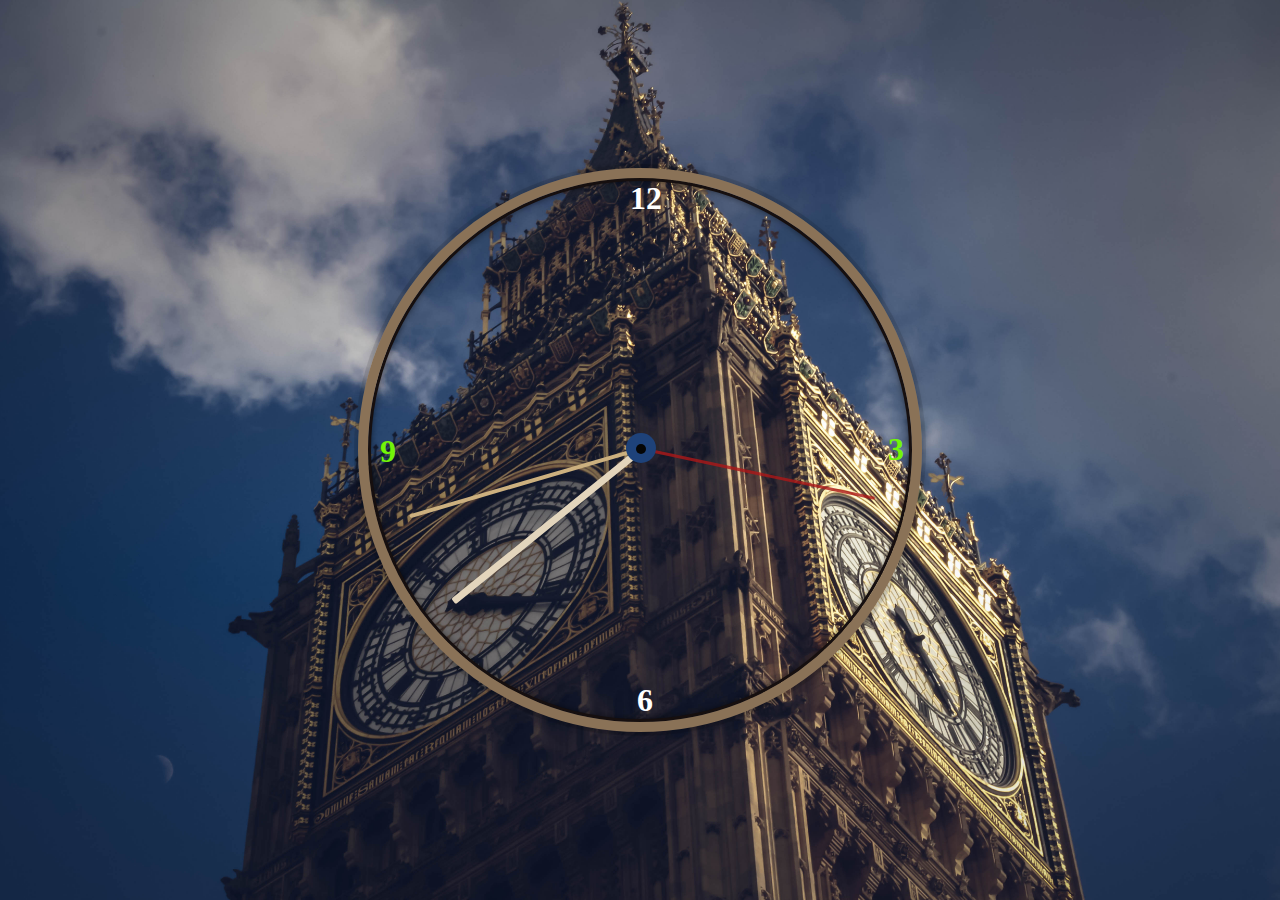
<file: Clock/index.html>
<!DOCTYPE html>
<html lang="en">

<head>
    <meta charset="UTF-8" />
    <meta name="viewport" content="width=device-width, initial-scale=1.0" />
    <title>Clock-js</title>
    <style>
        html {
            background: url("./architecture-big-ben-building-city-632653.jpg");
            background-repeat: no-repeat;
            background-position: center;
            background-size: cover;
            width: 100%;
            height: 100vh;
            text-align: center;
        }

        body {
            margin: 0;
            display: flex;
            flex: 1;
            min-height: 100vh;
            font-size: 2rem;
            align-items: center;
        }

        .clock {
            width: 30rem;
            height: 30rem;
            border: 10px solid #8a7257;
            border-radius: 50%;
            margin: 50px auto;
            position: relative;
            padding: 2rem;
            box-shadow: 0 0 0 4px rgba(0, 0, 0, 0.1),
                inset 0 0 0 3px #160f0f, inset 0 0 10px black,
                0 0 10px rgba(0, 0, 0, 0.2);
        }

        .clock-face {
            position: relative;
            width: 100%;
            height: 100%;
            transform: translateY(-3px);
        }

        .hand {
            width: 50%;
            border-radius: 2px;
            position: absolute;
            top: 50%;
            transform-origin: 100%;
            transition: all 0.05s;
            transition-timing-function: cubic-bezier(0.1, 2.7, 0.58, 1);
        }

        .span {
            position: absolute;
            top: 47%;
            left: 47%;
            width: 30px;
            border-radius: 50px;
            height: 30px;
            background: #1e427a;
            z-index: 10;
        }

        .last {
            position: absolute;
            top: 38%;
            left: 36%;
            width: 10px;
            border-radius: 50px;
            height: 10px;
            background: #050505;
            z-index: 50;
        }

        .hour-hand {
            background-color: #e3d5bc;
            height: 7px;
        }

        .min-hand {
            background-color: #ccb07f;
            height: 4px;
        }

        .second-hand {
            background-color: #ad1818cc;
            height: 3px;
        }

        ul {
            list-style-type: none;
            margin: 0;
            padding: 0;
            position: absolute;
        }

        li {
            list-style: none;
        }

        li:first-child {
            position: relative;
            left: 230px;
            bottom: 30px;
            font-weight: bold;
            color: #ffffff;
        }

        li:nth-child(2) {
            position: relative;
            left: 480px;
            top: 184px;
            font-weight: bold;
            color: #72f508;
        }

        li:nth-child(3) {
            position: relative;
            left: 229px;
            top: 398px;
            font-weight: bold;
            color: #ffffff;
        }

        li:nth-child(4) {
            position: relative;
            right: 28px;
            top: 112px;
            font-weight: bold;
            color: #72f508;
        }
    </style>
</head>

<body>
    <div class="clock">
        <ul>
            <li>12</li>
            <li>3</li>
            <li>6</li>
            <li>9</li>
        </ul>
        <div class="clock-face">
            <span class="span">
                <span class="last"></span>
            </span>
            <div class="hand hour-hand"></div>
            <div class="hand min-hand"></div>
            <div class="hand second-hand"></div>
        </div>
    </div>
    <script src="./script.js"></script>
</body>

</html>
</file>
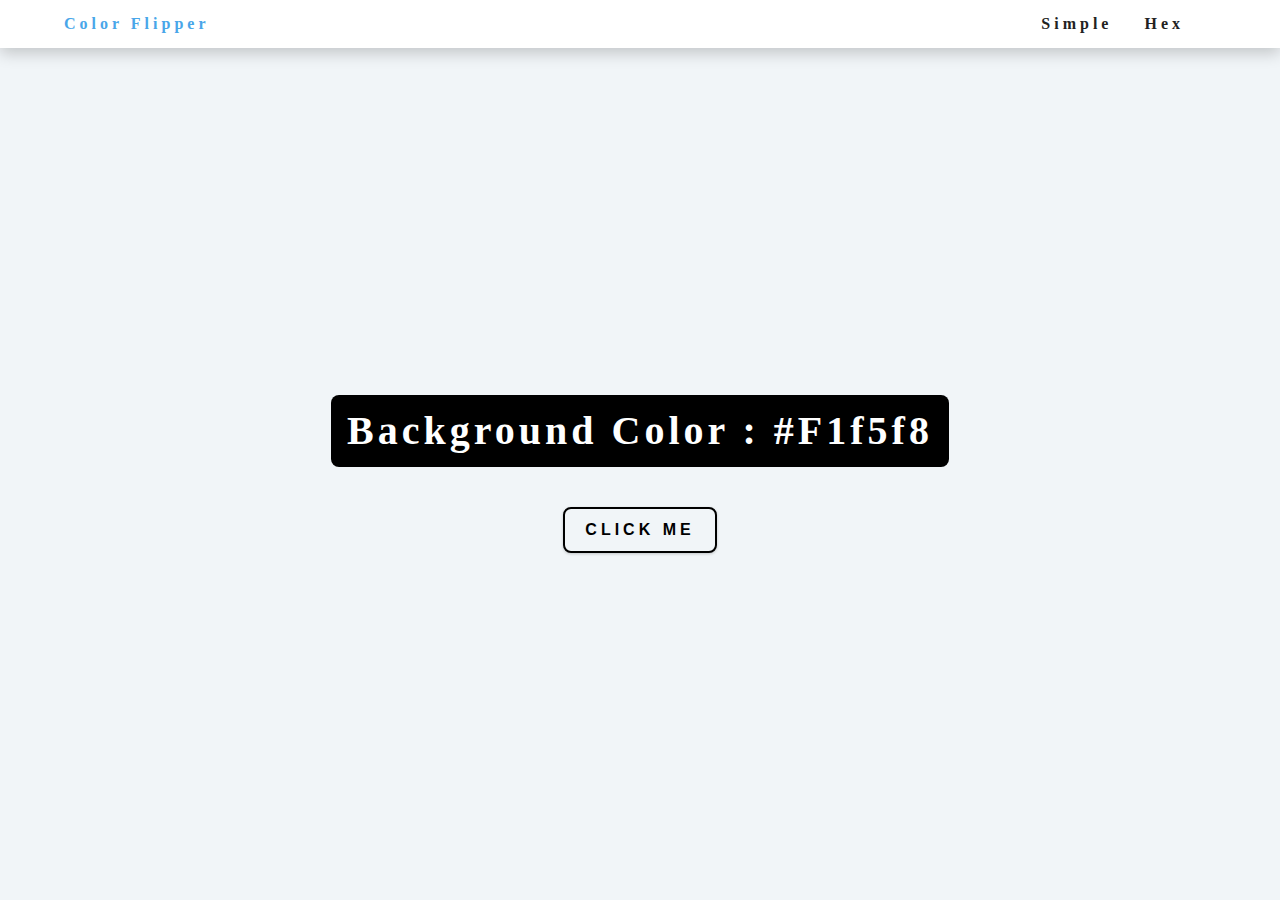
<file: Color Flipper/index.html>
<!DOCTYPE html>
<html lang="en">

<head>
  <meta charset="UTF-8">
  <meta http-equiv="X-UA-Compatible" content="IE=edge">
  <meta name="viewport" content="width=device-width, initial-scale=1.0">
  <title>color Flipper</title>
  <link rel="stylesheet" href="./styles.css">
</head>

<body>
  <header>
    <div class="nav-center">
      <h4>Color Flipper</h4>
      <ul class="nav-links">
        <li>
          <a href="./index.html">Simple</a>
        </li>
        <li>
          <a href="./hex.html">Hex</a>
        </li>
      </ul>
    </div>
  </header>
  <main>
    <div class="container">
      <h2>
        Background Color :
        <span class="color"></span>
      </h2>
      <button class="btn btn-hero" id="btn">Click me</button>
    </div>
  </main>

  <script src="./script.js"></script>
</body>

</html>
</file>
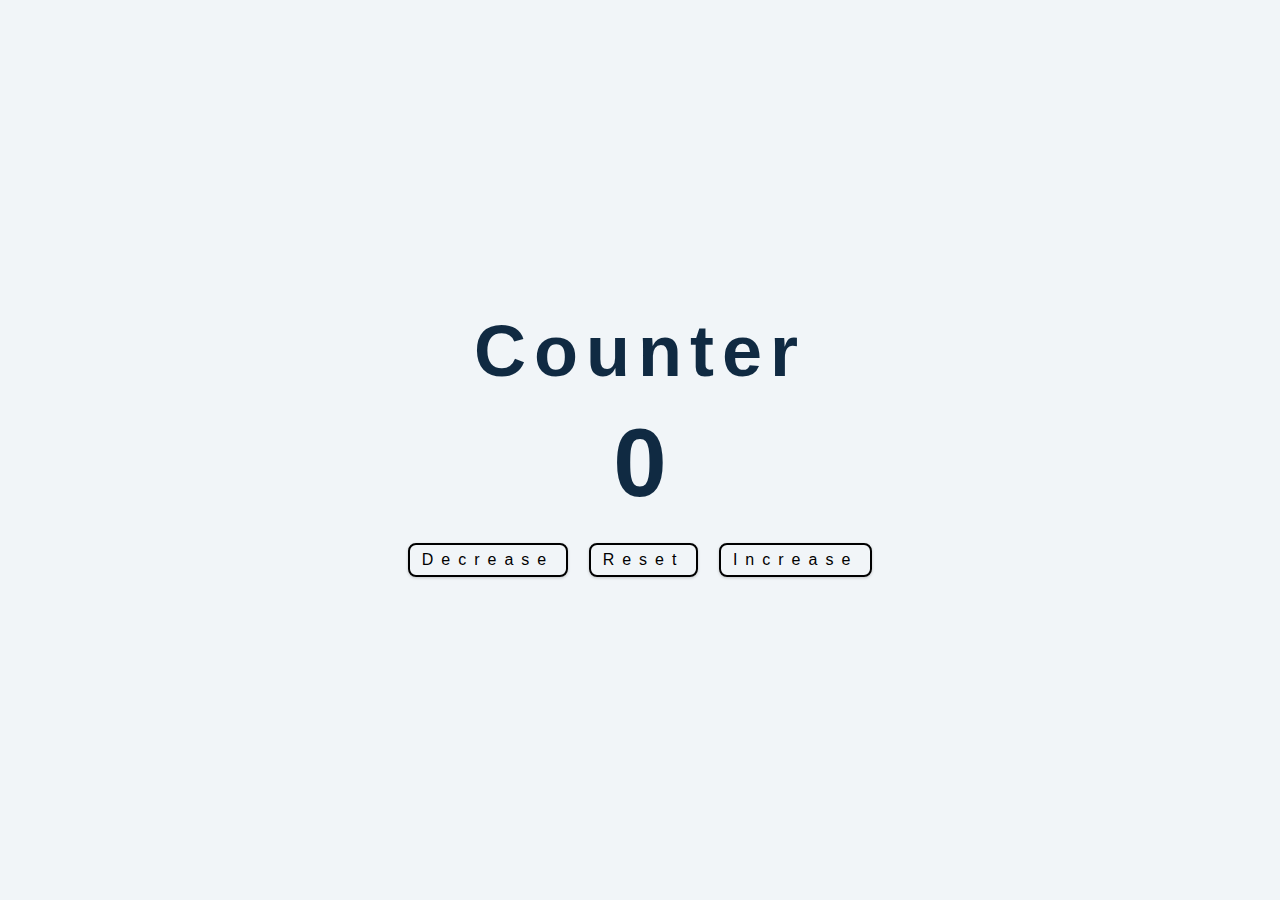
<file: Counter/index.html>
<!DOCTYPE html>
<html lang="en">

<head>
  <meta charset="UTF-8">
  <meta http-equiv="X-UA-Compatible" content="IE=edge">
  <meta name="viewport" content="width=device-width, initial-scale=1.0">
  <title>counter</title>
  <style>
    *,
    ::after,
    ::before {
      padding: 0;
      margin: 0;
      box-sizing: border-box;
    }

    body {
      font: 1em sans-serif;
      background-color: #f1f5f8;
      color: #102a42;
      line-height: 1.5;
    }

    main {
      min-height: 100vh;
      display: grid;
      place-items: center;
    }

    .container {
      text-align: center;
    }

    h1 {
      color: #102a42;
      font-size: 4.5rem;
      text-transform: capitalize;
      line-height: 1;
      letter-spacing: .5rem;
      margin-bottom: .3rem;
    }

    span {
      font-size: 6rem;
      font-weight: 900;
    }

    .bnt {
      background-color: transparent;
      border-radius: .5rem;
      color: #000;
      display: inline-block;
      transition: all .3s ease;
      padding: 0.375rem 0.75rem;
      border: 2px solid #000;
      box-shadow: 0 1px 3px rgba(0, 0, 0, 0.2);
      font-size: 1rem;
      font-weight: 100;
      text-transform: capitalize;
      letter-spacing: .5rem;
      cursor: pointer;
      margin: 0.5rem;
    }

    .bnt:hover {
      background-color: #000;
      color: #fff;
    }
  </style>
</head>

<body>
  <main>
    <div class="container">
      <h1>counter</h1>
      <span id='value'>0</span>
      <div class="button-container">
        <button type="button" class="bnt btn-decrease">decrease</button>
        <button type="button" class="bnt btn-reset">reset</button>
        <button type="button" class="bnt btn-increase">increase</button>
      </div>
    </div>
  </main>

  <script src="./script.js"></script>
</body>

</html>
</file>
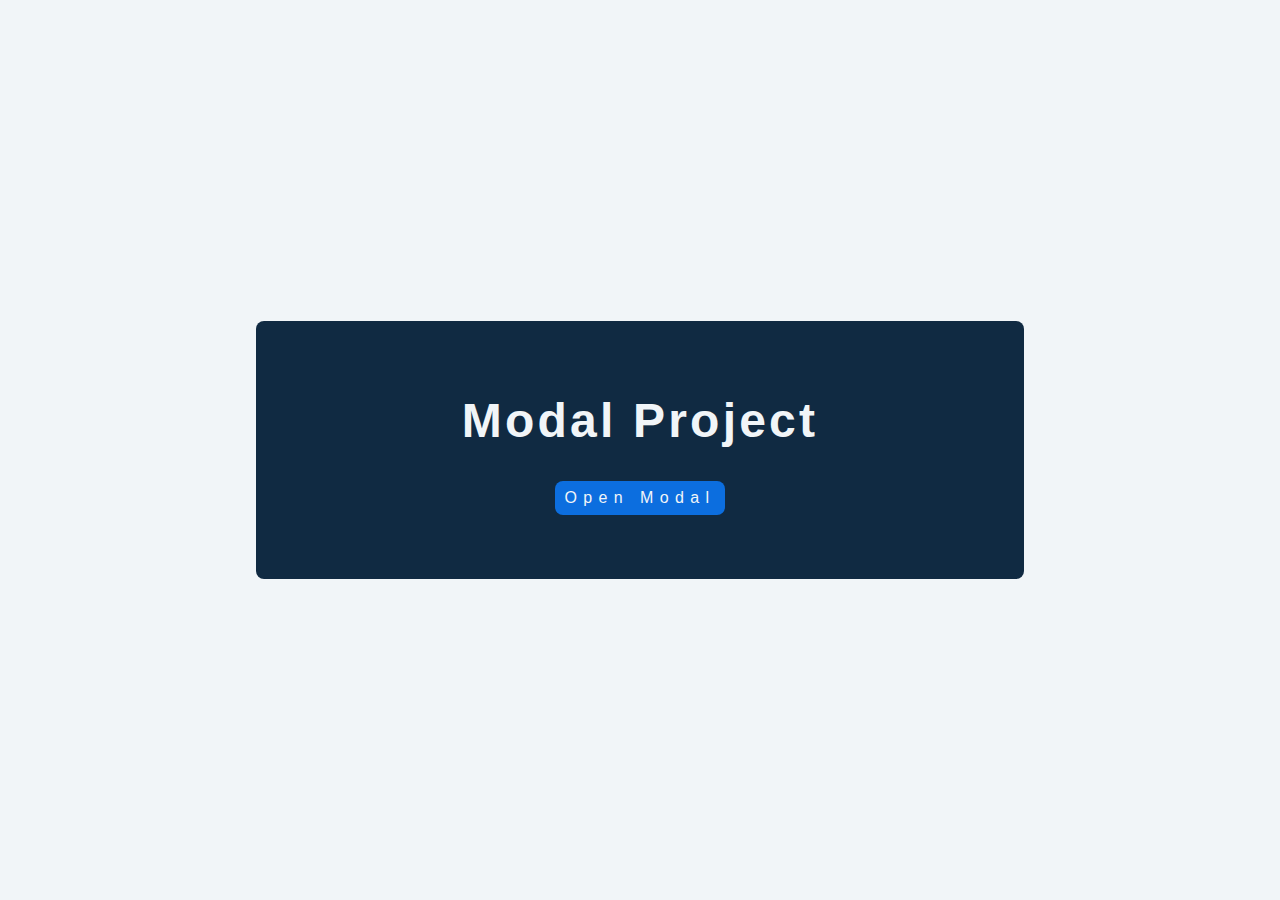
<file: Modal/index.html>
<!DOCTYPE html>
<html lang="en">

<head>
  <meta charset="UTF-8">
  <meta http-equiv="X-UA-Compatible" content="IE=edge">
  <meta name="viewport" content="width=device-width, initial-scale=1.0">
  <title>Modal</title>
  <link rel="stylesheet" href="https://cdnjs.cloudflare.com/ajax/libs/font-awesome/5.14.0/css/all.min.css" />

  <style>
    *,
    ::after,
    ::before {
      padding: 0;
      margin: 0;
      box-sizing: border-box;
    }

    body {
      font: 1em sans-serif;
      background-color: #f1f5f8;
      color: #102a42;
      line-height: 1.5;
    }

    .banner {
      min-height: 100vh;
      display: grid;
      place-items: center;
    }

    .banner-container {
      background-color: #102a42;
      padding: 4rem 0;
      border-radius: .5rem;
      width: 60vw;
      text-align: center;
      max-width: 1170px;
    }

    h1 {
      color: #f1f5f8;
      font-size: 3rem;
      text-transform: capitalize;
      line-height: 1.5;
      letter-spacing: .2rem;
      margin-bottom: 1rem;
    }

    .btn {
      padding: .5rem .6rem;
      margin-top: .5rem;
    }

    .modal-btn {
      background-color: rgb(12, 110, 223);
      color: #f1f5f8;
      font-size: 1rem;
      border: none;
      letter-spacing: .4rem;
      border-radius: .5rem;
      transition: all .3s ease;
      cursor: pointer;
    }

    .modal-btn:hover {
      background-color: #f1f5f8;
      color: rgb(12, 110, 223);
    }

    .modal-overlay {
      position: fixed;
      top: 0;
      left: 0;
      width: 100%;
      height: 100%;
      background-color: rgba(0, 0, 0, 0.753);
      text-align: center;
      display: grid;
      place-items: center;
      z-index: -99;
      visibility: hidden;

    }

    .show-modal-overlay {
      z-index: 99;
      visibility: visible;
    }

    .modal-container {
      position: relative;
      background-color: #1069b3;
      padding: 6rem 0;
      border-radius: .5rem;
      width: 60vw;
      text-align: center;
      max-width: 1170px;
    }

    .modal-container button {
      background-color: transparent;
      /* color: red; */
      border: none;
      font-size: 1.2rem;
      position: absolute;
      top: 20px;
      right: 20px;
      cursor: pointer;
    }
  </style>
</head>

<body>

  <div class="banner">
    <div class="banner-container">
      <h1>Modal Project</h1>
      <button type="button" class="btn modal-btn">Open Modal</button>
    </div>
  </div>

  <div class="modal-overlay">
    <div class=" modal-container">
      <h1>Modal content</h1>
      <button type="button" class="time">
        <i class="fas fa-times"></i>
      </button>
    </div>
  </div>

  <script>
    const btnElm = document.querySelector('.btn');
    const overlay = document.querySelector('.modal-overlay');
    const closeBtn = document.querySelector('.time')
    // click add class
    btnElm.addEventListener('click', () => {
      overlay.classList.add('show-modal-overlay')
    });
    // click close
    closeBtn.addEventListener('click', () => {
      overlay.classList.remove('show-modal-overlay')
    });
    // click close
    overlay.addEventListener('click', () => {
      overlay.classList.remove('show-modal-overlay')
    });
  </script>
</body>

</html>
</file>
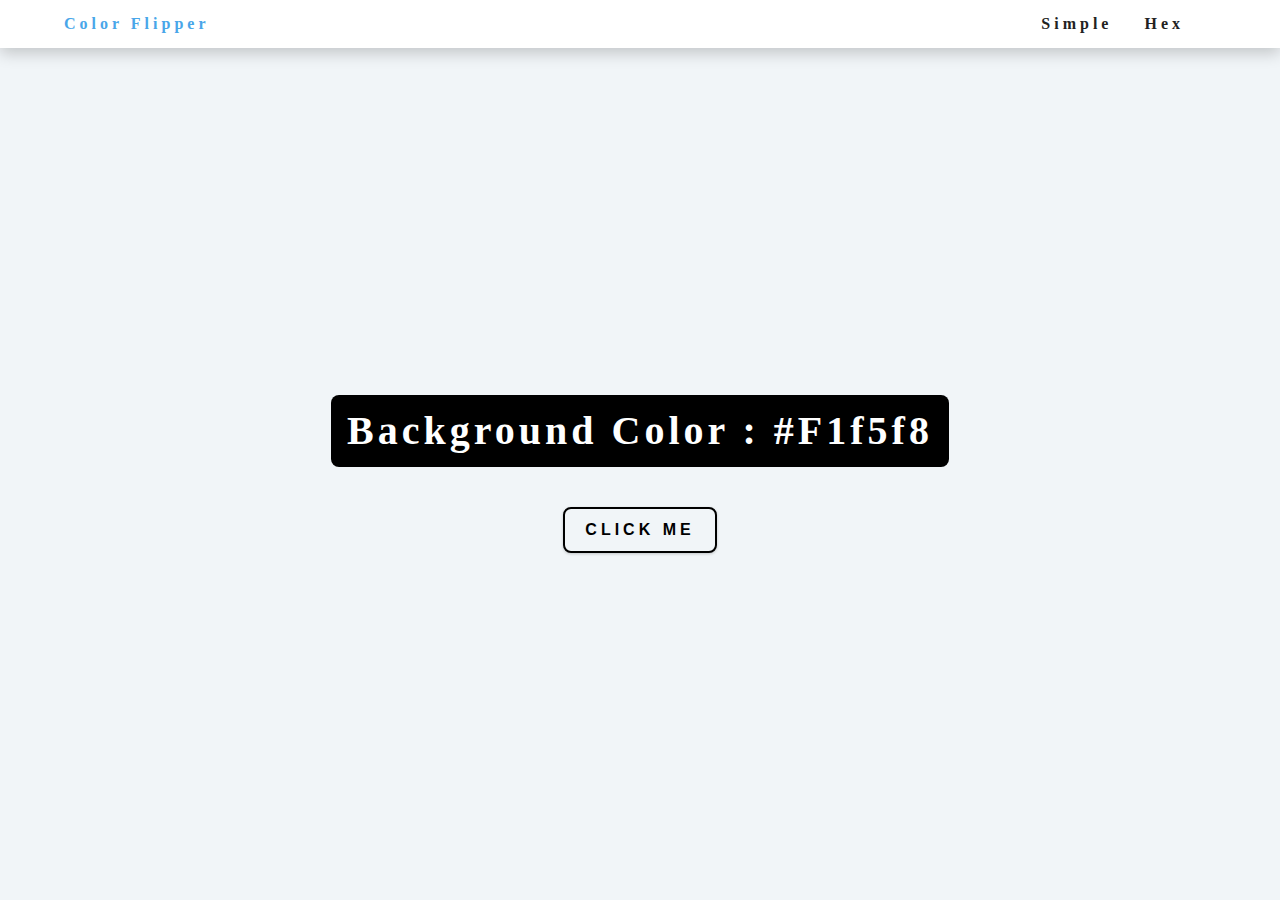
<file: Color Flipper/hex.html>
<!DOCTYPE html>
<html lang="en">

<head>
  <meta charset="UTF-8">
  <meta http-equiv="X-UA-Compatible" content="IE=edge">
  <meta name="viewport" content="width=device-width, initial-scale=1.0">
  <title>color Flipper</title>
  <link rel="stylesheet" href="./styles.css">
</head>

<body>
  <header>
    <div class="nav-center">
      <h4>Color Flipper</h4>
      <ul class="nav-links">
        <li>
          <a href="./index.html">Simple</a>
        </li>
        <li>
          <a href="./hex.html">Hex</a>
        </li>
      </ul>
    </div>
  </header>
  <main>
    <div class="container">
      <h2>
        Background Color :
        <span class="color"></span>
      </h2>
      <button class="btn btn-hero" id="btn">Click me</button>
    </div>
  </main>

  <script src="./hex.js"></script>
</body>

</html>
</file>
<file: Color Flipper/styles.css>
:root {
  --clr-white: #fff;
  --clr-black: #222;
  --clr-primary-5: hsl(205, 78%, 60%);
  --dark-shadow: 0 5px 15px rgba(0, 0, 0, 0.2);
  --transform: all 0.3s linear;
  --max-width: 1170px;
  --spacing: 0.25rem;
  --radius: 0.5rem;
}

*,
::after,
::before {
  box-sizing: border-box;
  padding: 0;
  margin: 0;
}

body {
  line-height: 1.5;
}

header {
  background-color: rgb(255, 255, 255);
  height: 3rem;
  align-items: center;
  width: 100%;
  display: grid;
  box-shadow: var(--dark-shadow)
}

.nav-center {
  max-width: var(--max-width);
  width: 90%;
  margin: 0 auto;
  display: flex;
  align-items: center;
  justify-content: space-between;
}

h4 {
  font-size: 1rem;
  margin-bottom: 0;
  line-height: 1;
  text-transform: capitalize;
  letter-spacing: var(--spacing);
  color: var(--clr-primary-5);
}

ul {
  list-style: none;
  display: flex;
}

li {
  margin-right: 2rem;
}

a {
  text-decoration: none;
  color: var(--clr-black);
  font-size: 1rem;
  font-weight: 600;
  text-transform: capitalize;
  letter-spacing: var(--spacing);
}

main {
  min-height: calc(100vh - 3rem);
  display: grid;
  place-items: center;
}

.container {
  text-align: center;
}


h2 {
  color: var(--clr-white);
  background-color: #000;
  font-size: 2.5rem;
  text-transform: capitalize;
  border-radius: var(--radius);
  padding: 1rem;
  margin-bottom: 2.5rem;
  letter-spacing: var(--spacing);
  line-height: 1;
}

.btn {
  background: #f1f5f8;
  border-radius: var(--radius);
  border: 2px solid #000;
  letter-spacing: var(--spacing);
  text-transform: uppercase;
  display: inline-block;
  font-weight: 700;
  cursor: pointer;
  box-shadow: 0 1px 3px rgba(0, 0, 0, 0.2);
  transition: var(--transform);
}

.btn-hero {
  font-size: 1rem;
  padding: 0.75rem 1.25rem;
}

.btn:hover {
  background: #000;
  color: var(--clr-white);
}
</file>
